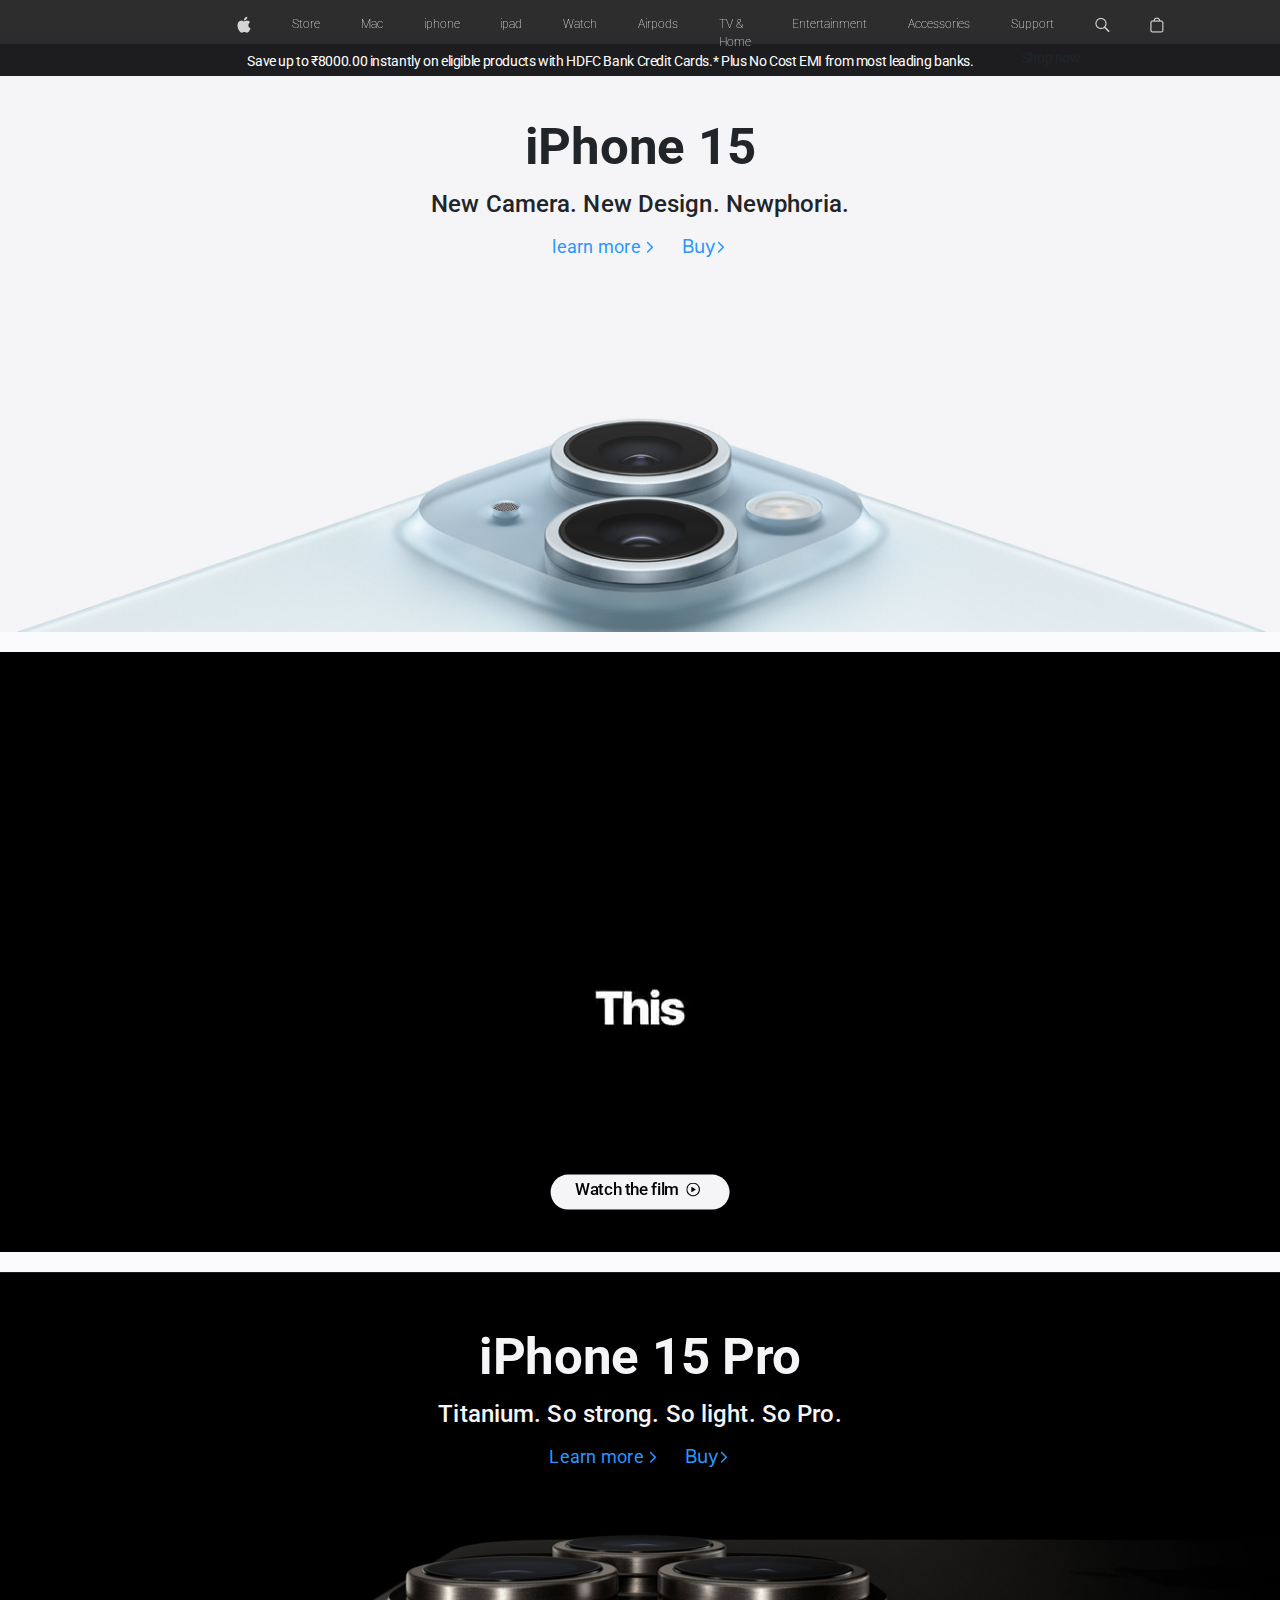
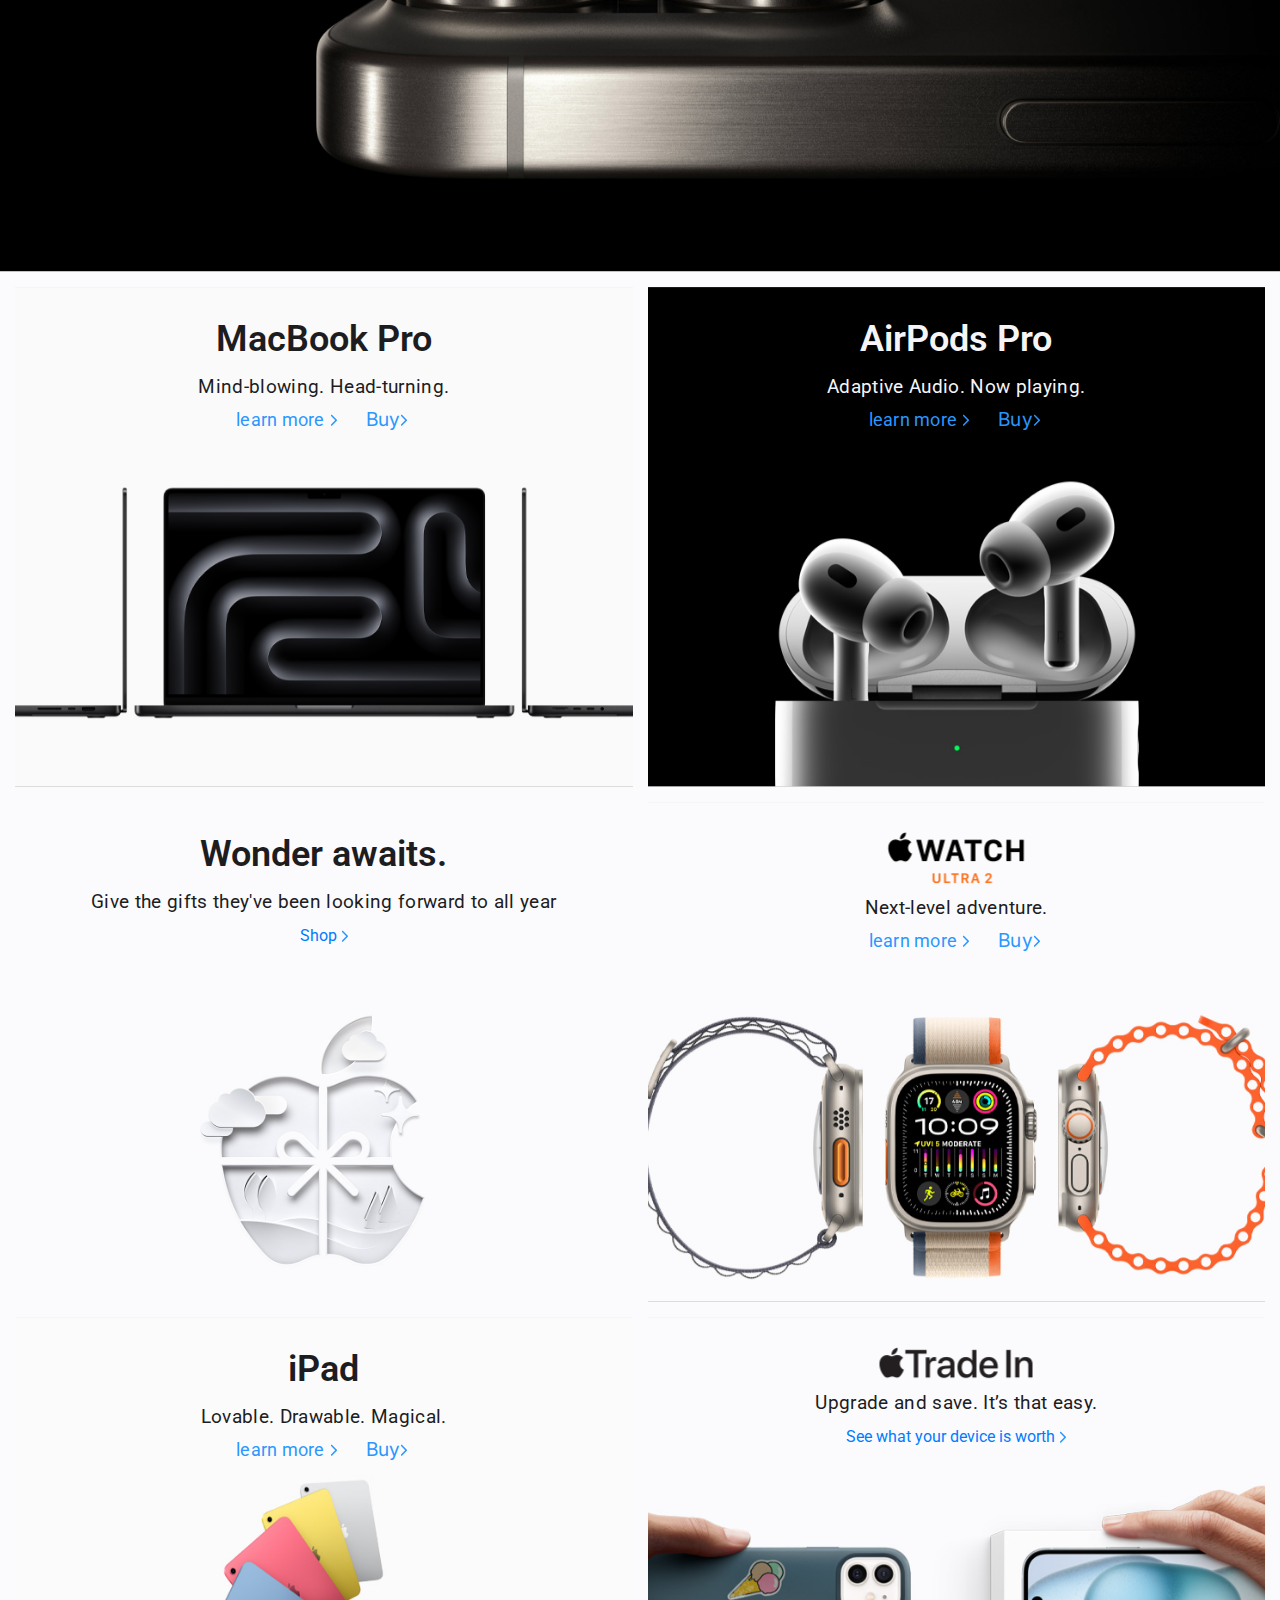
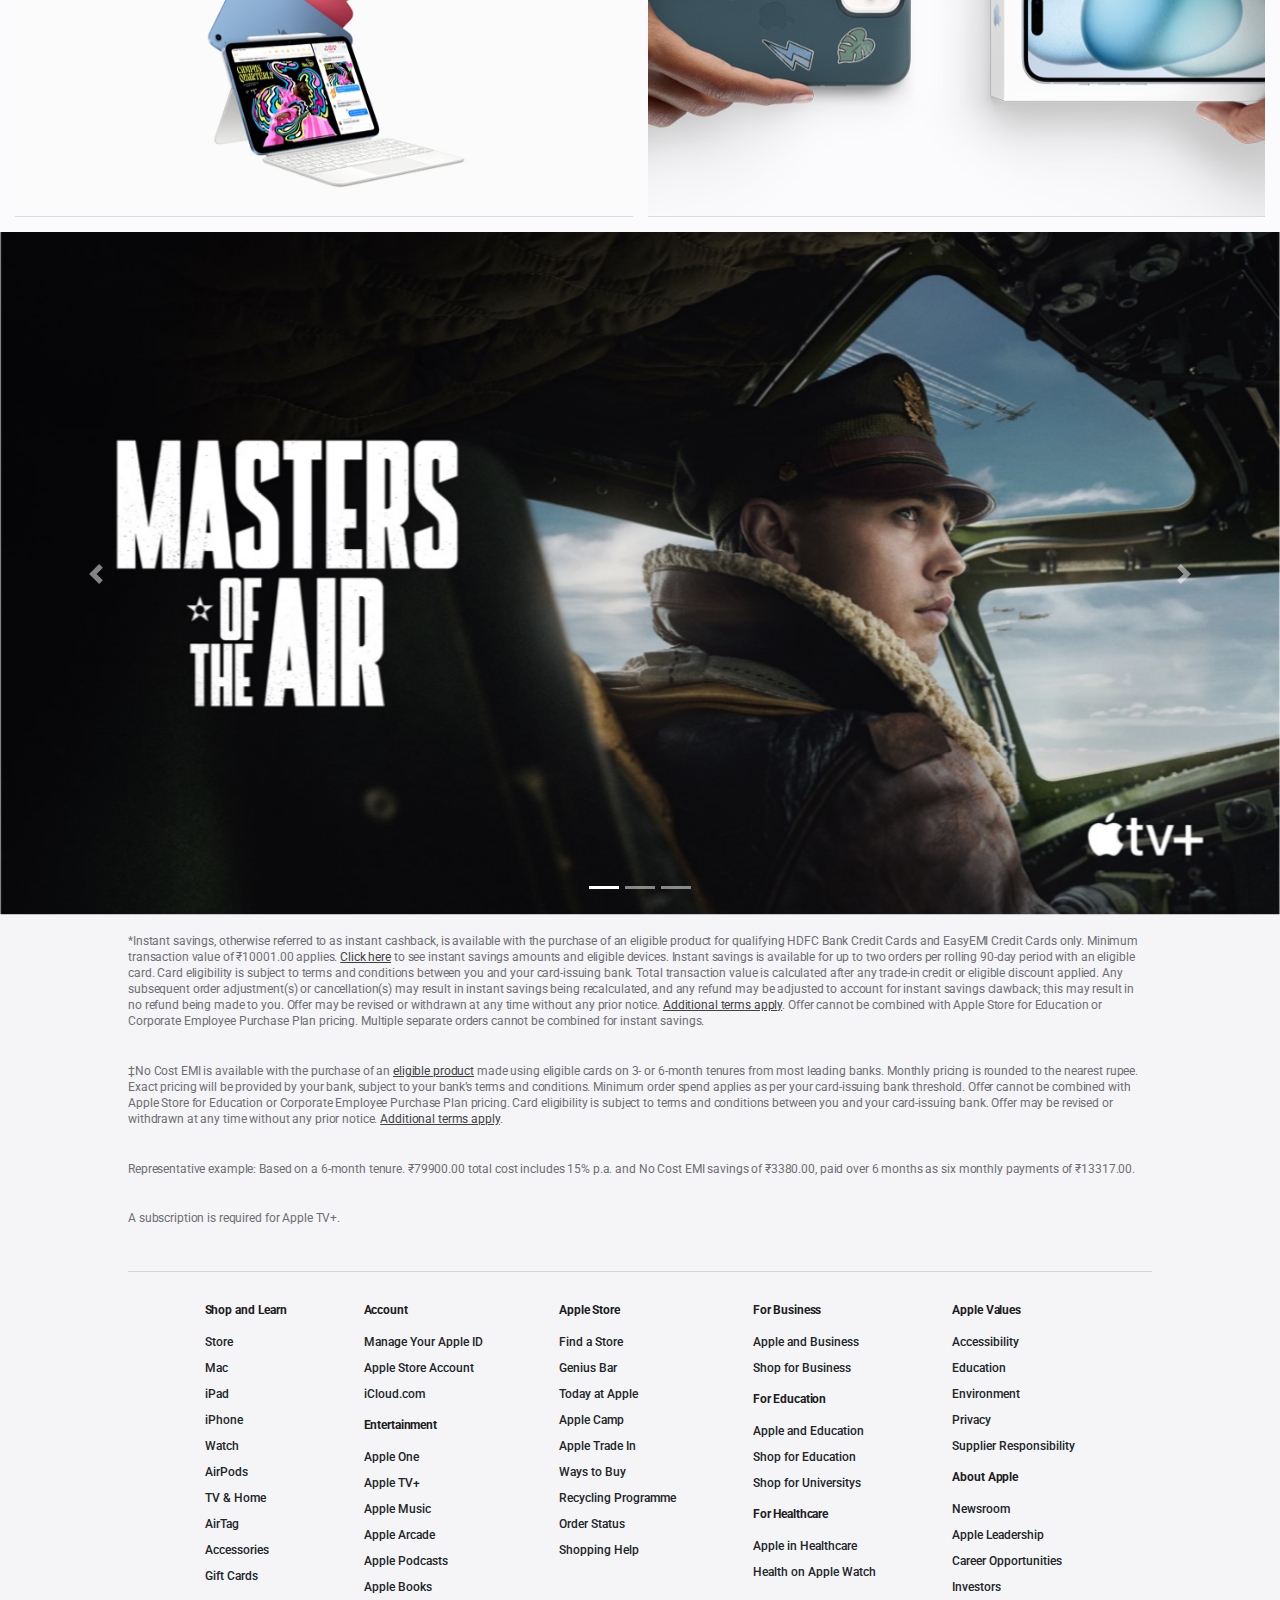
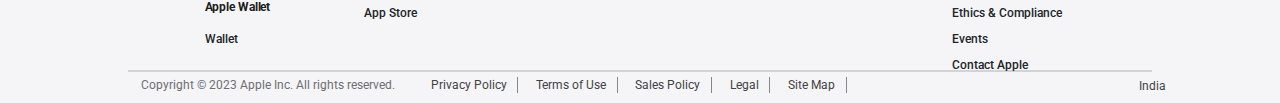
<file: Apple.html>
<!DOCTYPE html>
<html lang="en">
<head>
    <meta charset="UTF-8">
    <meta name="viewport" content="width=device-width, initial-scale=1.0">
    <title>Apple.com</title>
    <link rel="stylesheet" href="apple.css">
    <link rel="stylesheet" href="https://cdn.jsdelivr.net/npm/bootstrap@4.0.0/dist/css/bootstrap.min.css" integrity="sha384-Gn5384xqQ1aoWXA+058RXPxPg6fy4IWvTNh0E263XmFcJlSAwiGgFAW/dAiS6JXm" crossorigin="anonymous">
    <link rel="preconnect" href="https://fonts.googleapis.com">
    <link rel="preconnect" href="https://fonts.gstatic.com" crossorigin>
    <link href="https://fonts.googleapis.com/css2?family=Bebas+Neue&family=Inter:wght@200&family=Open+Sans:wght@300&family=Roboto:wght@100;300&display=swap" rel="stylesheet">
    <link rel="preconnect" href="https://fonts.googleapis.com">
    <link rel="preconnect" href="https://fonts.gstatic.com" crossorigin>
    <link href="https://fonts.googleapis.com/css2?family=Bebas+Neue&family=Inter:wght@200&family=Open+Sans&family=Roboto:wght@100;300&display=swap" rel="stylesheet">
    <link rel="preconnect" href="https://fonts.googleapis.com">
    <link rel="preconnect" href="https://fonts.gstatic.com" crossorigin>
    <link href="https://fonts.googleapis.com/css2?family=Bebas+Neue&family=Inter:wght@200&family=Roboto:wght@100;300&display=swap" rel="stylesheet">
    <link rel="preconnect" href="https://fonts.googleapis.com">
    <link rel="preconnect" href="https://fonts.gstatic.com" crossorigin>
    <link href="https://fonts.googleapis.com/css2?family=Bebas+Neue&family=Roboto:wght@100;300&display=swap" rel="stylesheet">
    <link rel="preconnect" href="https://fonts.googleapis.com">
    <link rel="preconnect" href="https://fonts.gstatic.com" crossorigin>
    <link href="https://fonts.googleapis.com/css2?family=Bebas+Neue&family=Roboto:wght@100&display=swap" rel="stylesheet">
    <link rel="stylesheet" href="https://cdnjs.cloudflare.com/ajax/libs/font-awesome/6.5.1/css/all.css" integrity="sha512-tx5+1LWHez1QiaXlAyDwzdBTfDjX07GMapQoFTS74wkcPMsI3So0KYmFe6EHZjI8+eSG0ljBlAQc3PQ5BTaZtQ==" crossorigin="anonymous" referrerpolicy="no-referrer" />
</head>
<body>
    <div class="wrapper">
        <header class="nav-bar">
            <div class="navcontent">
                <div class="nav-belt">
                  <div class="nav-logo">
                    <img src="Applelogo.png" alt="">
                  </div>
                  <div class="nav-cont">Store</div>
                  <div class="nav-cont">Mac</div>
                  <div class="nav-cont">iphone</div>
                  <div class="nav-cont">ipad</div>
                  <div class="nav-cont">Watch</div>
                  <div class="nav-cont">Airpods</div>
                  <div class="nav-cont">TV & Home</div>
                  <div class="nav-cont">Entertainment</div>
                  <div class="nav-cont">Accessories</div>
                  <div class="nav-cont">Support</div>
                  <div class="nav-search">
                    <img src="Applesearchlogo.png" alt="">
                  </div>
                  <div class="nav-shop">
                    <img src="Applelogoshop.png">
                  </div>
                  </div>
            </div>
            </div>
            
        </header>

        <div class="main">
            <div class="main-info">
                <div class="main-info-count">
                    <p class="m-5 ">Save up to ₹8000.00 instantly on eligible products with HDFC Bank Credit Cards.* Plus No Cost EMI from most leading banks.</p><a>  Shop now</a>
                </div>
            </div>
            <div class="section">
                <div class="sec-cont">
                    <div class="sec-cont-head">
                        <h1>iPhone 15</h1>
                        <p> New Camera. New Design. Newphoria.</p>
                    </div>
                    <div class="sec-cont-link">
                        <a class="lm" href="">learn more </a>
                        <svg width="11" height="30" viewBox="0 0 11 30" fill="none" xmlns="http://www.w3.org/2000/svg">
                            <g clip-path="url(#clip0_1_127)">
                            <path d="M1.59417 20.7218C1.38085 20.7218 1.19849 20.6478 1.0471 20.4999C0.895704 20.3519 0.820007 20.1713 0.820007 19.958C0.820007 19.7446 0.899144 19.5588 1.05742 19.4006L5.2276 15.2407L1.05742 11.0808C0.899144 10.9226 0.820007 10.7368 0.820007 10.5234C0.820007 10.3101 0.895704 10.1295 1.0471 9.98153C1.19849 9.83358 1.38085 9.7596 1.59417 9.7596C1.79374 9.7596 1.97266 9.83186 2.13093 9.97637L6.83786 14.6627C7.00302 14.8141 7.0856 15.0067 7.0856 15.2407C7.0856 15.4609 7.00302 15.6536 6.83786 15.8187L2.13093 20.505C1.98642 20.6495 1.8075 20.7218 1.59417 20.7218Z" fill="#2997FF"/>
                            </g>
                            <defs>
                            <clipPath id="clip0_1_127">
                            <rect width="9.51" height="29" fill="white" transform="matrix(1 0 0 -1 0.820007 29.7201)"/>
                            </clipPath>
                            </defs>
                        </svg>                                                        
                        <a class="buy" href="">Buy </a>
                        <svg width="11" height="30" viewBox="0 0 11 30" fill="none" xmlns="http://www.w3.org/2000/svg">
                            <g clip-path="url(#clip0_1_127)">
                            <path d="M1.59417 20.7218C1.38085 20.7218 1.19849 20.6478 1.0471 20.4999C0.895704 20.3519 0.820007 20.1713 0.820007 19.958C0.820007 19.7446 0.899144 19.5588 1.05742 19.4006L5.2276 15.2407L1.05742 11.0808C0.899144 10.9226 0.820007 10.7368 0.820007 10.5234C0.820007 10.3101 0.895704 10.1295 1.0471 9.98153C1.19849 9.83358 1.38085 9.7596 1.59417 9.7596C1.79374 9.7596 1.97266 9.83186 2.13093 9.97637L6.83786 14.6627C7.00302 14.8141 7.0856 15.0067 7.0856 15.2407C7.0856 15.4609 7.00302 15.6536 6.83786 15.8187L2.13093 20.505C1.98642 20.6495 1.8075 20.7218 1.59417 20.7218Z" fill="#2997FF"/>
                            </g>
                            <defs>
                            <clipPath id="clip0_1_127">
                            <rect width="9.51" height="29" fill="white" transform="matrix(1 0 0 -1 0.820007 29.7201)"/>
                            </clipPath>
                            </defs>
                        </svg>                           
                    </div>
                </div>
            </div>
            <div class="section2">
                <video autoplay muted loop plays-inline id="BGVideo">
                    <source src="apple vid.mp4" type="video/mp4">
                </video> 
                <div class="sec2-overlay p-1 ">
                    <p class="text-center"> Watch the film</p>
                    <svg xmlns="http://www.w3.org/2000/svg" width="21" height="21" viewBox="0 0 21 21" fill="none">
                        <g clip-path="url(#clip0_1_157)">
                          <path d="M9.34125 16.9323C8.57436 16.9323 7.83368 16.8316 7.11921 16.6302C6.40474 16.4289 5.73302 16.142 5.10407 15.7696C4.47511 15.3972 3.90409 14.9544 3.39099 14.4413C2.87789 13.9282 2.43514 13.3572 2.06273 12.7282C1.69033 12.0993 1.40343 11.4276 1.20206 10.7131C1.00068 9.99862 0.899994 9.25795 0.899994 8.49106C0.899994 7.71866 1.00068 6.9766 1.20206 6.26489C1.40343 5.55317 1.68895 4.88284 2.0586 4.25388C2.42825 3.62493 2.86962 3.0539 3.38271 2.5408C3.89581 2.02771 4.46684 1.58496 5.09579 1.21255C5.72475 0.840141 6.39646 0.553249 7.11093 0.351873C7.82541 0.150497 8.56608 0.0498085 9.33297 0.0498085C10.1054 0.0498085 10.8488 0.150497 11.5633 0.351873C12.2778 0.553249 12.9481 0.840141 13.5743 1.21255C14.2005 1.58496 14.7715 2.02771 15.2874 2.5408C15.8032 3.0539 16.2473 3.62493 16.6198 4.25388C16.9922 4.88284 17.2791 5.55317 17.4804 6.26489C17.6818 6.9766 17.7825 7.71866 17.7825 8.49106C17.7825 9.25795 17.6818 9.99862 17.4804 10.7131C17.2791 11.4276 16.9922 12.0993 16.6198 12.7282C16.2473 13.3572 15.8046 13.9282 15.2915 14.4413C14.7784 14.9544 14.2074 15.3972 13.5784 15.7696C12.9495 16.142 12.2791 16.4289 11.5674 16.6302C10.8557 16.8316 10.1136 16.9323 9.34125 16.9323ZM9.34125 15.5254C10.1247 15.5254 10.8681 15.4082 11.5716 15.1737C12.275 14.9392 12.9191 14.6068 13.5039 14.1765C14.0888 13.7462 14.5963 13.2386 15.0267 12.6538C15.457 12.0689 15.7894 11.4248 16.0239 10.7214C16.2584 10.0179 16.3756 9.2745 16.3756 8.49106C16.3756 7.70762 16.257 6.96419 16.0198 6.26075C15.7825 5.55731 15.4487 4.91318 15.0184 4.32836C14.5881 3.74355 14.0805 3.23597 13.4957 2.80563C12.9108 2.37529 12.2667 2.04288 11.5633 1.8084C10.8598 1.57392 10.1164 1.45668 9.33297 1.45668C8.54953 1.45668 7.80748 1.57392 7.1068 1.8084C6.40612 2.04288 5.76337 2.37529 5.17855 2.80563C4.59373 3.23597 4.08753 3.74355 3.65995 4.32836C3.23237 4.91318 2.90134 5.55731 2.66686 6.26075C2.43238 6.96419 2.31514 7.70762 2.31514 8.49106C2.31514 9.2745 2.43238 10.0179 2.66686 10.7214C2.90134 11.4248 3.23237 12.0689 3.65995 12.6538C4.08753 13.2386 4.59373 13.7462 5.17855 14.1765C5.76337 14.6068 6.4075 14.9392 7.11093 15.1737C7.81437 15.4082 8.55781 15.5254 9.34125 15.5254ZM7.88472 11.5365C7.76334 11.6083 7.64334 11.64 7.52472 11.6317C7.4061 11.6234 7.30679 11.5807 7.22679 11.5034C7.1468 11.4262 7.1068 11.3269 7.1068 11.2055V5.78489C7.1068 5.658 7.14818 5.55869 7.23093 5.48697C7.31369 5.41525 7.41576 5.37525 7.53714 5.36697C7.65851 5.35869 7.77437 5.38766 7.88472 5.45387L12.3205 8.07727C12.4253 8.13796 12.4957 8.2221 12.5315 8.32968C12.5674 8.43727 12.5688 8.54485 12.5357 8.65244C12.5026 8.76002 12.4309 8.84692 12.3205 8.91312L7.88472 11.5365Z" fill="black"/>
                        </g>
                        <defs>
                          <clipPath id="clip0_1_157">
                            <rect width="19.52" height="20" fill="white" transform="matrix(1 0 0 -1 0.899994 20.08)"/>
                          </clipPath>
                        </defs>
                    </svg>
                </div>
                    
            </div>
             <div class="section3">
                <div class="sec-cont3">
                    <div class="sec-cont-head">
                        <h1 class="sec3-h">iPhone 15 Pro</h1>
                        <p class="sec3-p">Titanium. So strong. So light. So Pro.</p>
                    </div>
                    <div class="sec-cont-link">
                        <a class="lm" href="">Learn more </a>
                        <svg width="11" height="30" viewBox="0 0 11 30" fill="none" xmlns="http://www.w3.org/2000/svg">
                            <g clip-path="url(#clip0_1_127)">
                            <path d="M1.59417 20.7218C1.38085 20.7218 1.19849 20.6478 1.0471 20.4999C0.895704 20.3519 0.820007 20.1713 0.820007 19.958C0.820007 19.7446 0.899144 19.5588 1.05742 19.4006L5.2276 15.2407L1.05742 11.0808C0.899144 10.9226 0.820007 10.7368 0.820007 10.5234C0.820007 10.3101 0.895704 10.1295 1.0471 9.98153C1.19849 9.83358 1.38085 9.7596 1.59417 9.7596C1.79374 9.7596 1.97266 9.83186 2.13093 9.97637L6.83786 14.6627C7.00302 14.8141 7.0856 15.0067 7.0856 15.2407C7.0856 15.4609 7.00302 15.6536 6.83786 15.8187L2.13093 20.505C1.98642 20.6495 1.8075 20.7218 1.59417 20.7218Z" fill="#2997FF"/>
                            </g>
                            <defs>
                            <clipPath id="clip0_1_127">
                            <rect width="9.51" height="29" fill="white" transform="matrix(1 0 0 -1 0.820007 29.7201)"/>
                            </clipPath>
                            </defs>
                        </svg>                            
                        <a class="buy" href="">Buy </a>
                        <svg width="11" height="30" viewBox="0 0 11 30" fill="none" xmlns="http://www.w3.org/2000/svg">
                            <g clip-path="url(#clip0_1_127)">
                            <path d="M1.59417 20.7218C1.38085 20.7218 1.19849 20.6478 1.0471 20.4999C0.895704 20.3519 0.820007 20.1713 0.820007 19.958C0.820007 19.7446 0.899144 19.5588 1.05742 19.4006L5.2276 15.2407L1.05742 11.0808C0.899144 10.9226 0.820007 10.7368 0.820007 10.5234C0.820007 10.3101 0.895704 10.1295 1.0471 9.98153C1.19849 9.83358 1.38085 9.7596 1.59417 9.7596C1.79374 9.7596 1.97266 9.83186 2.13093 9.97637L6.83786 14.6627C7.00302 14.8141 7.0856 15.0067 7.0856 15.2407C7.0856 15.4609 7.00302 15.6536 6.83786 15.8187L2.13093 20.505C1.98642 20.6495 1.8075 20.7218 1.59417 20.7218Z" fill="#2997FF"/>
                            </g>
                            <defs>
                            <clipPath id="clip0_1_127">
                            <rect width="9.51" height="29" fill="white" transform="matrix(1 0 0 -1 0.820007 29.7201)"/>
                            </clipPath>
                            </defs>
                        </svg>                            
                    </div>
                </div>
            </div>
            <div class="section4">
                <div class="box" style="background-image: url('Appleassest5.png');">
                    <div class="box-cont">
                        <h1>MacBook Pro</h1>
                        <p>Mind-blowing. Head-turning.</p>
                        <div class="sec-cont-link">
                            <a class="lm"href="" >learn more </a>
                            <svg width="11" height="30" viewBox="0 0 11 30" fill="none" xmlns="http://www.w3.org/2000/svg">
                                <g clip-path="url(#clip0_1_127)">
                                <path d="M1.59417 20.7218C1.38085 20.7218 1.19849 20.6478 1.0471 20.4999C0.895704 20.3519 0.820007 20.1713 0.820007 19.958C0.820007 19.7446 0.899144 19.5588 1.05742 19.4006L5.2276 15.2407L1.05742 11.0808C0.899144 10.9226 0.820007 10.7368 0.820007 10.5234C0.820007 10.3101 0.895704 10.1295 1.0471 9.98153C1.19849 9.83358 1.38085 9.7596 1.59417 9.7596C1.79374 9.7596 1.97266 9.83186 2.13093 9.97637L6.83786 14.6627C7.00302 14.8141 7.0856 15.0067 7.0856 15.2407C7.0856 15.4609 7.00302 15.6536 6.83786 15.8187L2.13093 20.505C1.98642 20.6495 1.8075 20.7218 1.59417 20.7218Z" fill="#2997FF"/>
                                </g>
                                <defs>
                                <clipPath id="clip0_1_127">
                                <rect width="9.51" height="29" fill="white" transform="matrix(1 0 0 -1 0.820007 29.7201)"/>
                                </clipPath>
                                </defs>
                            </svg>
                                
                            <a class="buy" href="">Buy </a>
                            <svg width="11" height="30" viewBox="0 0 11 30" fill="none" xmlns="http://www.w3.org/2000/svg">
                                <g clip-path="url(#clip0_1_127)">
                                <path d="M1.59417 20.7218C1.38085 20.7218 1.19849 20.6478 1.0471 20.4999C0.895704 20.3519 0.820007 20.1713 0.820007 19.958C0.820007 19.7446 0.899144 19.5588 1.05742 19.4006L5.2276 15.2407L1.05742 11.0808C0.899144 10.9226 0.820007 10.7368 0.820007 10.5234C0.820007 10.3101 0.895704 10.1295 1.0471 9.98153C1.19849 9.83358 1.38085 9.7596 1.59417 9.7596C1.79374 9.7596 1.97266 9.83186 2.13093 9.97637L6.83786 14.6627C7.00302 14.8141 7.0856 15.0067 7.0856 15.2407C7.0856 15.4609 7.00302 15.6536 6.83786 15.8187L2.13093 20.505C1.98642 20.6495 1.8075 20.7218 1.59417 20.7218Z" fill="#2997FF"/>
                                </g>
                                <defs>
                                <clipPath id="clip0_1_127">
                                <rect width="9.51" height="29" fill="white" transform="matrix(1 0 0 -1 0.820007 29.7201)"/>
                                </clipPath>
                                </defs>
                            </svg>
                                
                        </div>
                    </div>
                </div>
                <div class="box" style="background-image: url('Appleassest6.png');">
                    <div class="box-cont">
                        <h1 class="boxh1" style="color: #F5F5F7;" >AirPods Pro</h1>
                        <p class="boxp" style="color: #F5F5F7;" >Adaptive Audio. Now playing.</p>
                        <div class="sec-cont-link">
                            <a class="lm" href="">learn more </a>
                            <svg width="11" height="30" viewBox="0 0 11 30" fill="none" xmlns="http://www.w3.org/2000/svg">
                                <g clip-path="url(#clip0_1_127)">
                                <path d="M1.59417 20.7218C1.38085 20.7218 1.19849 20.6478 1.0471 20.4999C0.895704 20.3519 0.820007 20.1713 0.820007 19.958C0.820007 19.7446 0.899144 19.5588 1.05742 19.4006L5.2276 15.2407L1.05742 11.0808C0.899144 10.9226 0.820007 10.7368 0.820007 10.5234C0.820007 10.3101 0.895704 10.1295 1.0471 9.98153C1.19849 9.83358 1.38085 9.7596 1.59417 9.7596C1.79374 9.7596 1.97266 9.83186 2.13093 9.97637L6.83786 14.6627C7.00302 14.8141 7.0856 15.0067 7.0856 15.2407C7.0856 15.4609 7.00302 15.6536 6.83786 15.8187L2.13093 20.505C1.98642 20.6495 1.8075 20.7218 1.59417 20.7218Z" fill="#2997FF"/>
                                </g>
                                <defs>
                                <clipPath id="clip0_1_127">
                                <rect width="9.51" height="29" fill="white" transform="matrix(1 0 0 -1 0.820007 29.7201)"/>
                                </clipPath>
                                </defs>
                            </svg>
                                
                            <a class="buy" href="">Buy </a>
                            <svg width="11" height="30" viewBox="0 0 11 30" fill="none" xmlns="http://www.w3.org/2000/svg">
                                <g clip-path="url(#clip0_1_127)">
                                <path d="M1.59417 20.7218C1.38085 20.7218 1.19849 20.6478 1.0471 20.4999C0.895704 20.3519 0.820007 20.1713 0.820007 19.958C0.820007 19.7446 0.899144 19.5588 1.05742 19.4006L5.2276 15.2407L1.05742 11.0808C0.899144 10.9226 0.820007 10.7368 0.820007 10.5234C0.820007 10.3101 0.895704 10.1295 1.0471 9.98153C1.19849 9.83358 1.38085 9.7596 1.59417 9.7596C1.79374 9.7596 1.97266 9.83186 2.13093 9.97637L6.83786 14.6627C7.00302 14.8141 7.0856 15.0067 7.0856 15.2407C7.0856 15.4609 7.00302 15.6536 6.83786 15.8187L2.13093 20.505C1.98642 20.6495 1.8075 20.7218 1.59417 20.7218Z" fill="#2997FF"/>
                                </g>
                                <defs>
                                <clipPath id="clip0_1_127">
                                <rect width="9.51" height="29" fill="white" transform="matrix(1 0 0 -1 0.820007 29.7201)"/>
                                </clipPath>
                                </defs>
                            </svg>
                        </div>
                    </div>
                </div>
                <div class="box" style="background-image: url('holiday_2023_promo__dirvdl6a3r2a_small_2x.jpg');">
                    <div class="box-cont">
                        <h1>Wonder awaits.</h1>
                        <p >Give the gifts they've been looking forward to all year</p>
                        <div class="sec-cont-shop">
                            <a class="shop p-1" href="">Shop </a>
                            <svg width="11" height="30" viewBox="0 0 11 30" fill="none" xmlns="http://www.w3.org/2000/svg">
                                <g clip-path="url(#clip0_1_127)">
                                <path d="M1.59417 20.7218C1.38085 20.7218 1.19849 20.6478 1.0471 20.4999C0.895704 20.3519 0.820007 20.1713 0.820007 19.958C0.820007 19.7446 0.899144 19.5588 1.05742 19.4006L5.2276 15.2407L1.05742 11.0808C0.899144 10.9226 0.820007 10.7368 0.820007 10.5234C0.820007 10.3101 0.895704 10.1295 1.0471 9.98153C1.19849 9.83358 1.38085 9.7596 1.59417 9.7596C1.79374 9.7596 1.97266 9.83186 2.13093 9.97637L6.83786 14.6627C7.00302 14.8141 7.0856 15.0067 7.0856 15.2407C7.0856 15.4609 7.00302 15.6536 6.83786 15.8187L2.13093 20.505C1.98642 20.6495 1.8075 20.7218 1.59417 20.7218Z" fill="#2997FF"/>
                                </g>
                                <defs>
                                <clipPath id="clip0_1_127">
                                <rect width="9.51" height="29" fill="white" transform="matrix(1 0 0 -1 0.820007 29.7201)"/>
                                </clipPath>
                                </defs>
                            </svg>
                        </div>
                    </div>
                </div>
                <div class="box" style="background-image: url('Appleassest3.png');">
                    <div class="box-cont">
                        <img src="Applewatchlogo.png">
                        <p >Next-level adventure.</p>
                        <div class="sec-cont-link">
                            <a class="lm" href="">learn more </a>
                            <svg width="11" height="30" viewBox="0 0 11 30" fill="none" xmlns="http://www.w3.org/2000/svg">
                                <g clip-path="url(#clip0_1_127)">
                                <path d="M1.59417 20.7218C1.38085 20.7218 1.19849 20.6478 1.0471 20.4999C0.895704 20.3519 0.820007 20.1713 0.820007 19.958C0.820007 19.7446 0.899144 19.5588 1.05742 19.4006L5.2276 15.2407L1.05742 11.0808C0.899144 10.9226 0.820007 10.7368 0.820007 10.5234C0.820007 10.3101 0.895704 10.1295 1.0471 9.98153C1.19849 9.83358 1.38085 9.7596 1.59417 9.7596C1.79374 9.7596 1.97266 9.83186 2.13093 9.97637L6.83786 14.6627C7.00302 14.8141 7.0856 15.0067 7.0856 15.2407C7.0856 15.4609 7.00302 15.6536 6.83786 15.8187L2.13093 20.505C1.98642 20.6495 1.8075 20.7218 1.59417 20.7218Z" fill="#2997FF"/>
                                </g>
                                <defs>
                                <clipPath id="clip0_1_127">
                                <rect width="9.51" height="29" fill="white" transform="matrix(1 0 0 -1 0.820007 29.7201)"/>
                                </clipPath>
                                </defs>
                            </svg>
                            <a class="buy" href="">Buy </a>
                            <svg width="11" height="30" viewBox="0 0 11 30" fill="none" xmlns="http://www.w3.org/2000/svg">
                                <g clip-path="url(#clip0_1_127)">
                                <path d="M1.59417 20.7218C1.38085 20.7218 1.19849 20.6478 1.0471 20.4999C0.895704 20.3519 0.820007 20.1713 0.820007 19.958C0.820007 19.7446 0.899144 19.5588 1.05742 19.4006L5.2276 15.2407L1.05742 11.0808C0.899144 10.9226 0.820007 10.7368 0.820007 10.5234C0.820007 10.3101 0.895704 10.1295 1.0471 9.98153C1.19849 9.83358 1.38085 9.7596 1.59417 9.7596C1.79374 9.7596 1.97266 9.83186 2.13093 9.97637L6.83786 14.6627C7.00302 14.8141 7.0856 15.0067 7.0856 15.2407C7.0856 15.4609 7.00302 15.6536 6.83786 15.8187L2.13093 20.505C1.98642 20.6495 1.8075 20.7218 1.59417 20.7218Z" fill="#2997FF"/>
                                </g>
                                <defs>
                                <clipPath id="clip0_1_127">
                                <rect width="9.51" height="29" fill="white" transform="matrix(1 0 0 -1 0.820007 29.7201)"/>
                                </clipPath>
                                </defs>
                            </svg>
                        </div>
                    </div>
                </div>
                <div class="box" style="background-image: url('Appleassest2.png');">
                    <div class="box-cont">
                        <h1>iPad</h1>
                        <p >Lovable. Drawable. Magical.</p>
                        <div class="sec-cont-link">
                            <a class="lm" href="">learn more </a>
                            <svg width="11" height="30" viewBox="0 0 11 30" fill="none" xmlns="http://www.w3.org/2000/svg">
                                <g clip-path="url(#clip0_1_127)">
                                <path d="M1.59417 20.7218C1.38085 20.7218 1.19849 20.6478 1.0471 20.4999C0.895704 20.3519 0.820007 20.1713 0.820007 19.958C0.820007 19.7446 0.899144 19.5588 1.05742 19.4006L5.2276 15.2407L1.05742 11.0808C0.899144 10.9226 0.820007 10.7368 0.820007 10.5234C0.820007 10.3101 0.895704 10.1295 1.0471 9.98153C1.19849 9.83358 1.38085 9.7596 1.59417 9.7596C1.79374 9.7596 1.97266 9.83186 2.13093 9.97637L6.83786 14.6627C7.00302 14.8141 7.0856 15.0067 7.0856 15.2407C7.0856 15.4609 7.00302 15.6536 6.83786 15.8187L2.13093 20.505C1.98642 20.6495 1.8075 20.7218 1.59417 20.7218Z" fill="#2997FF"/>
                                </g>
                                <defs>
                                <clipPath id="clip0_1_127">
                                <rect width="9.51" height="29" fill="white" transform="matrix(1 0 0 -1 0.820007 29.7201)"/>
                                </clipPath>
                                </defs>
                            </svg>
                            <a class="buy" href="">Buy </a>
                            <svg width="11" height="30" viewBox="0 0 11 30" fill="none" xmlns="http://www.w3.org/2000/svg">
                                <g clip-path="url(#clip0_1_127)">
                                <path d="M1.59417 20.7218C1.38085 20.7218 1.19849 20.6478 1.0471 20.4999C0.895704 20.3519 0.820007 20.1713 0.820007 19.958C0.820007 19.7446 0.899144 19.5588 1.05742 19.4006L5.2276 15.2407L1.05742 11.0808C0.899144 10.9226 0.820007 10.7368 0.820007 10.5234C0.820007 10.3101 0.895704 10.1295 1.0471 9.98153C1.19849 9.83358 1.38085 9.7596 1.59417 9.7596C1.79374 9.7596 1.97266 9.83186 2.13093 9.97637L6.83786 14.6627C7.00302 14.8141 7.0856 15.0067 7.0856 15.2407C7.0856 15.4609 7.00302 15.6536 6.83786 15.8187L2.13093 20.505C1.98642 20.6495 1.8075 20.7218 1.59417 20.7218Z" fill="#2997FF"/>
                                </g>
                                <defs>
                                <clipPath id="clip0_1_127">
                                <rect width="9.51" height="29" fill="white" transform="matrix(1 0 0 -1 0.820007 29.7201)"/>
                                </clipPath>
                                </defs>
                            </svg>
                        </div>
                    </div>
                </div>
                <div class="box" style="background-image: url('Appleassest1.png');">
                    <div class="box-cont">
                        <img src="Appletradelogo.png">
                        <p >Upgrade and save. It’s that easy.</p>
                        <div class="sec-cont-shop">
                            <a class="shop p-1" href="">See what your device is worth </a>
                            <svg width="11" height="30" viewBox="0 0 11 30" fill="none" xmlns="http://www.w3.org/2000/svg">
                                <g clip-path="url(#clip0_1_127)">
                                <path d="M1.59417 20.7218C1.38085 20.7218 1.19849 20.6478 1.0471 20.4999C0.895704 20.3519 0.820007 20.1713 0.820007 19.958C0.820007 19.7446 0.899144 19.5588 1.05742 19.4006L5.2276 15.2407L1.05742 11.0808C0.899144 10.9226 0.820007 10.7368 0.820007 10.5234C0.820007 10.3101 0.895704 10.1295 1.0471 9.98153C1.19849 9.83358 1.38085 9.7596 1.59417 9.7596C1.79374 9.7596 1.97266 9.83186 2.13093 9.97637L6.83786 14.6627C7.00302 14.8141 7.0856 15.0067 7.0856 15.2407C7.0856 15.4609 7.00302 15.6536 6.83786 15.8187L2.13093 20.505C1.98642 20.6495 1.8075 20.7218 1.59417 20.7218Z" fill="#2997FF"/>
                                </g>
                                <defs>
                                <clipPath id="clip0_1_127">
                                <rect width="9.51" height="29" fill="white" transform="matrix(1 0 0 -1 0.820007 29.7201)"/>
                                </clipPath>
                                </defs>
                            </svg>
                        </div>
                    </div>
                </div>
            </div>
            
            </div>
            <div class="section7">
                <div id="carouselExampleIndicators" class="carousel slide" data-ride="carousel">
                    <ol class="carousel-indicators">
                        <li data-target="#carouselExampleIndicators" data-slide-to="0" class="active"></li>
                        <li data-target="#carouselExampleIndicators" data-slide-to="1"></li>
                        <li data-target="#carouselExampleIndicators" data-slide-to="2"></li>
                    </ol>
                    <div class="carousel-inner">
                        <div class="carousel-item active">
                        <img class="d-block w-100 .active " src="link.png" alt="First slide" >
                        </div>
                        <div class="carousel-item">
                        <img class="d-block w-100" src="Link (1).jpeg" alt="Second slide">
                        </div>
                        <div class="carousel-item">
                        <img class="d-block w-100" src="Link (2).jpeg" alt="Third slide">
                        </div>
                    </div>
                    <a class="carousel-control-prev" href="#carouselExampleIndicators" role="button" data-slide="prev">
                        <span class="carousel-control-prev-icon" aria-hidden="true"></span>
                        <span class="sr-only">Previous</span>
                    </a>
                    <a class="carousel-control-next" href="#carouselExampleIndicators" role="button" data-slide="next">
                        <span class="carousel-control-next-icon" aria-hidden="true"></span>
                        <span class="sr-only">Next</span>
                    </a>
                </div>
            </div>
        </div> 

        <footer class="footer">
            <div class="footer-all">
                <div class="foot-cont-1">
                    <p class="p1">*Instant savings, otherwise referred to as instant cashback, is available with the purchase of an eligible product for qualifying HDFC Bank Credit Cards and EasyEMI Credit Cards
                        only. Minimum transaction value of ₹10001.00 applies. <a href="" >Click here</a> to see instant savings amounts and eligible devices. Instant savings is available for up to two orders per rolling
                        90-day period with an eligible card. Card eligibility is subject to terms and conditions between you and your card-issuing bank. Total transaction value is calculated after any
                        trade-in credit or eligible discount applied. Any subsequent order adjustment(s) or cancellation(s) may result in instant savings being recalculated, and any refund may be
                        adjusted to account for instant savings clawback; this may result in no refund being made to you. Offer may be revised or withdrawn at any time without any prior notice.
                        <a href="">Additional terms apply</a>. Offer cannot be combined with Apple Store for Education or Corporate Employee Purchase Plan pricing. Multiple separate orders cannot be combined
                        for instant savings.</p>
                    <p class="p2">‡No Cost EMI is available with the purchase of an <a href="">eligible product</a> made using eligible cards on 3- or 6-month tenures from most leading banks. Monthly pricing is rounded to
                        the nearest rupee. Exact pricing will be provided by your bank, subject to your bank’s terms and conditions. Minimum order spend applies as per your card-issuing bank
                        threshold. Offer cannot be combined with Apple Store for Education or Corporate Employee Purchase Plan pricing. Card eligibility is subject to terms and conditions between
                        you and your card-issuing bank. Offer may be revised or withdrawn at any time without any prior notice. <a href="">Additional terms apply</a>.
                    </p>
                    <p class="p3">Representative example: Based on a 6-month tenure. ₹79900.00 total cost includes 15% p.a. and No Cost EMI savings of ₹3380.00, paid over 6 months as six monthly
                        payments of ₹13317.00.
                    </p>
                    <p  class="p4">A subscription is required for Apple TV+.</p>
                </div>
    
                <div class="foot-count-2">
                    <ul>
                        <p>Shop and Learn</p> 
                        <a>Store</a>
                        <a>Mac</a>
                        <a>iPad</a>
                        <a>iPhone</a>
                        <a>Watch</a>
                        <a>AirPods</a>
                        <a>TV & Home</a>
                        <a>AirTag</a>
                        <a>Accessories</a>
                        <a>Gift Cards</a>
                        <p>Apple Wallet</p>
                        <a>Wallet</a>
                     </ul>
                     <ul>
                         <p>Account</p> 
                         <a>Manage Your Apple ID</a>
                         <a>Apple Store Account</a>
                         <a>iCloud.com</a>
                         <p>Entertainment</p>
                         <a>Apple One</a>
                         <a>Apple TV+</a>
                         <a>Apple Music</a>
                         <a>Apple Arcade</a>
                         <a>Apple Podcasts</a>
                         <a>Apple Books</a>
                         <a>App Store</a>
                     </ul>
                     <ul>
                         <p>Apple Store</p> 
                         <a>Find a Store</a>
                         <a>Genius Bar</a>
                         <a>Today at Apple</a>
                         <a>Apple Camp</a>
                         <a>Apple Trade In</a>
                         <a>Ways to Buy</a>
                         <a>Recycling Programme</a>
                         <a>Order Status</a>
                         <a>Shopping Help</a>
                     </ul>
                     <ul>
                         <p>For Business</p> 
                         <a>Apple and Business</a>
                         <a>Shop for Business</a>
                         <p>For Education</p>
                         <a>Apple and Education</a>
                         <a>Shop for Education</a>
                         <a>Shop for Universitys</a>
                         <p>For Healthcare</p>
                         <a>Apple in Healthcare</a>
                         <a>Health on Apple Watch</a>
                     </ul>
                     <ul>
                        <p>Apple Values</p>
                        <a>Accessibility</a>
                        <a>Education</a>
                        <a>Environment</a>
                        <a>Privacy</a>
                        <a>Supplier Responsibility</a>
                        <p>About Apple</p>
                        <a>Newsroom</a>
                        <a>Apple Leadership</a>
                        <a>Career Opportunities</a>
                        <a>Investors</a>
                        <a>Ethics & Compliance</a>
                        <a>Events</a>
                        <a>Contact Apple</a>
                     </ul>
    
                </div>
    
                <div class="foot-count-3">
                        <div class="copyright-foot">
                            Copyright © 2023 Apple Inc. All rights reserved.
                        </div>
                        <div class="foot-3">
                           Privacy Policy
                        </div>
                        <div class="foot-3">
                            Terms of Use
                        </div>
                        <div class="foot-3">
                            Sales Policy
                        </div>
                        <div class="foot-3">
                            Legal
                        </div>
                        <div class="foot-3">
                            Site Map
                        </div>
                        <div class="india">
                            India
                        </div>
                </div>
    
    

            </div>
            

        </footer> 


    </div>
    <script src="https://code.jquery.com/jquery-3.2.1.slim.min.js" integrity="sha384-KJ3o2DKtIkvYIK3UENzmM7KCkRr/rE9/Qpg6aAZGJwFDMVNA/GpGFF93hXpG5KkN" crossorigin="anonymous"></script>
    <script src="https://cdn.jsdelivr.net/npm/popper.js@1.12.9/dist/umd/popper.min.js" integrity="sha384-ApNbgh9B+Y1QKtv3Rn7W3mgPxhU9K/ScQsAP7hUibX39j7fakFPskvXusvfa0b4Q" crossorigin="anonymous"></script>
    <script src="https://cdn.jsdelivr.net/npm/bootstrap@4.0.0/dist/js/bootstrap.min.js" integrity="sha384-JZR6Spejh4U02d8jOt6vLEHfe/JQGiRRSQQxSfFWpi1MquVdAyjUar5+76PVCmYl" crossorigin="anonymous"></script>
</body>
</html>
</file>
<file: apple.css>
*{
    margin: 0;
    padding: 0;
    box-sizing: border-box;
}

/*nav bar*/

.navcontent{
    background-color: rgba(22, 22, 23, 0.9);
    display: flex;
    justify-content: center;
    align-items: center;
    position: fixed; 
    height: 2.75rem;
    width: 100%;
    z-index: 2;
}

.nav-belt{
    padding-top: 30px;
    gap: 2.55688rem;
    color: white;
    font-size: 12px;
    font-weight: 100;
    font-family: 'Bebas Neue', sans-serif;
    font-family: 'Roboto', sans-serif;
    width: 63%;
    display: flex;
    justify-content: space-between;
}

.nav-logo{
    width: 14px;
    height: 44px;
    flex-shrink: 0;
}

.nav-search{
    width: 14px;
    height: 44px;
    flex-shrink: 0;
}

.nav-shop{
    width: 14px;
    height: 44px;
    flex-shrink: 0;
}

.main-info{
    background-color: #1D1D1F;
    width: 100%;
    height: 2rem;
    top: 2.75rem;
    text-align: center;
    display: flex;
    justify-content: center;
    align-items: center;
    position: relative; 
    z-index: 1;
}

.main-info-count{
    display: flex;
    justify-content: center;
    align-items: center;
    margin-bottom: 3px;
}

.main-info p{
    display: inline;
    color: #FFF;
    text-align: center;
    font-family: 'Bebas Neue', sans-serif;
    font-family: 'Inter', sans-serif;
    font-family: 'Roboto', sans-serif;
    font-size: 0.86819rem;
    font-weight: lighter;
    font-style: normal;
    font-weight: 400;
    line-height: 1.28688rem; 
    letter-spacing: -0.02338rem;
    padding-top: 5px;
}

.main-info a{
    display: inline;
    color: #06C;
    font-family: 'Bebas Neue', sans-serif;
    font-family: 'Inter', sans-serif;
    font-family: 'Roboto', sans-serif;
    font-size: 0.86819rem;
    font-style: normal;
    font-weight: 400;
    line-height: 1.28688rem;
    letter-spacing: -0.02338rem;
}

/*main section*/

.main{
    width: 100%;
    background: #FBFBFD;
    /* background-color: #1D1D1F; */
    display: flex;
    flex-direction: column;
    
} 

.section{
    height:37.5rem;
    width: 100%;
    background-image: url(download\ \(4\).jpeg);
    background-position: center;
    position: relative; 
    display: flex;
    background-size: cover;
    padding-bottom: 20px;
    margin-bottom: 20px;
    justify-content: center;
}

.sec-cont{
    text-align: center;
    padding-top: 85px;
} 

.sec-cont-head h1{
    font-size: 3.20606rem;
    font-style: normal;
    font-weight: bolder;
    line-height: 3.75rem; 
    letter-spacing: -0.0175rem;
    font-family: 'Bebas Neue', sans-serif;
    font-family: 'Inter', sans-serif;
    font-family: 'Open Sans', sans-serif;
    font-family: 'Roboto', sans-serif;

}

.sec-cont-head p{
    font-size: 1.49706rem;
    font-style: normal;
    font-weight: 500;
    line-height: 1.9375rem; 
    letter-spacing: 0.007rem;
    font-family: 'Bebas Neue', sans-serif;
    font-family: 'Inter', sans-serif;
    font-family: 'Open Sans', sans-serif;
    font-family: 'Roboto', sans-serif;
    margin: 12px;
}

.sec-cont-link{
    display: flex;
    justify-content: center;
}

.sec-cont-link .lm{
    color: #2997FF;
    text-align: center;
    font-family: 'Bebas Neue', sans-serif;
    font-family: 'Inter', sans-serif;
    font-family: 'Open Sans', sans-serif;
    font-family: 'Roboto', sans-serif;
    font-size: 1.14844rem;
    font-style: normal;
    font-weight: 400;
    line-height: 1.8125rem; 
    letter-spacing: 0.01444rem;
    padding-right: 5px;
}

.sec-cont-link .buy{
    color: #2997FF;
    text-align: center;
    font-family: Inter;
    font-size: 1.19969rem;
    font-style: normal;
    font-weight: 400;
    line-height: 1.8125rem; 
    letter-spacing: 0.01444rem;
    padding-left: 25px;
}

#BGVideo {
    position: absolute;
    top: 0;
    right: 0;
    bottom: 0;
    left: 0;
    width: 100%;
    object-fit: cover;
}

.section2 {
    position: relative;
    height: 600px; 
    overflow: hidden; 
    padding-top: 20px;
}

.sec2-overlay {
    display: flex;
    justify-content: center;
    position: absolute;
    top: 90%;
    left: 50%;
    transform: translate(-50%, -50%);
    text-align: center;
    border-radius: 61.25rem;
    background: #F5F5F7;
    color: black;
    font-family: 'Bebas Neue', sans-serif;
    font-family: 'Inter', sans-serif;
    font-family: 'Roboto', sans-serif;
    font-size: 0.86819rem;
    font-style: normal;
    font-weight: 400;
    text-align: center;
    padding: 20px; 
    z-index: 1;
    width: 11.17875rem;
    height: 2.175rem;
    flex-shrink: 0;
}

.sec2-overlay p{
    color: #000;
    text-align: center;
    font-family: 'Bebas Neue', sans-serif;
    font-family: 'Inter', sans-serif;
    font-family: 'Roboto', sans-serif;
    font-size: 1.05419rem;
    font-style: normal;
    font-weight: 500;
    line-height: 1.25rem; 
    letter-spacing: -0.02338rem;
    padding-right: 5px;
}

.sec2-overlay svg{
    padding-top: 4px;
}

.section3{
    background-image: url(Applemaim.png);
    height:37.5rem;
    width: 100%;
    background-position: center;
    position: relative; 
    display: flex;
    flex-direction: column;
    background-size: cover;
    padding-top: 20px;
    margin-top: 20px;
    align-items: center;
    padding-bottom: 0.75rem;
}
.sec-cont3{
    text-align: center;
    padding-top: 35px;
}

.sec3-h {
    color: #F5F5F7;
    text-align: center;
    font-family: 'Bebas Neue', sans-serif;
    font-family: 'Inter', sans-serif;
    font-family: 'Roboto', sans-serif;
    font-size: 3.20606rem;
    font-style: normal;
    font-weight: 600;
    line-height: 3.75rem;
    letter-spacing: -0.0175rem;
}

.sec3-p{
    color: #F5F5F7;
    text-align: center;
    font-family: 'Bebas Neue', sans-serif;
    font-family: 'Inter', sans-serif;
    font-family: 'Roboto', sans-serif;
    font-size: 1.49706rem;
    font-style: normal;
    font-weight: 400;
    line-height: 1.9375rem; 
    letter-spacing: 0.007rem;
}


.section4 {
    width: 100%;
    display: grid;
    grid-template-columns: repeat(2, 1fr);
    gap: 15px;
    padding: 15px;
}

.sec-cont-shop{
    display: flex;
    text-align: center ;
    justify-content: center;
    align-items: center;

}

.box {
    background-size: cover;
    background-position: center;
    width: 100%;
    height: 500px;
    flex-shrink: 0;
    padding: 10px;
    display: flex;
    flex-direction: column;
    justify-content: space-between;
    background-color: lightgray; 
}

.box-cont {
    padding-top: 20px;
    display: flex;
    flex-direction: column;
    justify-content: center;
    align-items: center;
}

.box-cont h1 {
    color: #1D1D1F;
    text-align: center;
    font-size: 2.26563rem;
    font-style: normal;
    font-weight: 600;
    line-height: 2.75rem; 
    font-family: 'Bebas Neue', sans-serif;
    font-family: 'Inter', sans-serif;
    font-family: 'Roboto', sans-serif;
    
}

.box-cont p{
    color: #1D1D1F;
    text-align: center;
    font-family: 'Bebas Neue', sans-serif;
    font-family: 'Inter', sans-serif;
    font-family: 'Roboto', sans-serif;
    font-size: 1.15869rem;
    font-style: normal;
    font-weight: 400;
    line-height: 1.625rem;
    letter-spacing: 0.021rem;
    margin: 5px;
}

.box-cont img{
    padding-bottom: 5px;
}
.boxh1{
    color: #F5F5F7;
    text-align: center;
    font-size: 2.26563rem;
    font-style: normal;
    font-weight: 600;
    line-height: 2.75rem; 
    font-family: 'Bebas Neue', sans-serif;
    font-family: 'Inter', sans-serif;
    font-family: 'Roboto', sans-serif;
}

.boxp{
    color: #F5F5F7;
    text-align: center;
    font-family: 'Bebas Neue', sans-serif;
    font-family: 'Inter', sans-serif;
    font-family: 'Roboto', sans-serif;
    font-size: 1.15869rem;
    font-style: normal;
    font-weight: 400;
    line-height: 1.625rem;
    letter-spacing: 0.021rem;
}

/*footer*/

.footer{
    background-color: #F5F5F7;
    width: 100%;
    display: flex;
    flex-direction: column;
    align-items: center;
    padding-top: 10px;
    padding: 0rem 28rem;
    justify-content: center;
    flex-shrink: 0;
}

.footer-all{
    width: 64rem;
    height: 49.21875rem;
    flex-shrink: 0;
}

.foot-cont-1{
    text-align: center;
    display: inline-flex;
    padding: 1.125rem 0.20625rem 1.4125rem 0rem;
    flex-direction: column;
    align-items: flex-start;
    gap: 0.72438rem;
    border-bottom: 1px solid #D2D2D7;
}

.p1,.p2,.p3,.p4{
    padding-bottom: 6px;
    color: #6E6E73;
    font-family: 'Bebas Neue', sans-serif;
    font-family: 'Inter', sans-serif;
    font-family: 'Open Sans', sans-serif;
    font-family: 'Roboto', sans-serif;
    font-size: 0.73831rem;
    font-style: normal;
    font-weight: 400;
    line-height: 1rem; 
    letter-spacing: -0.0075rem;  
    text-align: start;
}

.p1 a{
    color: #424245;
    font-family: 'Bebas Neue', sans-serif;
    font-family: 'Inter', sans-serif;
    font-family: 'Open Sans', sans-serif;
    font-family: 'Roboto', sans-serif;
    font-size: 0.73831rem;
    font-style: normal;
    font-weight: 400;
    line-height: 1rem;
    text-decoration-line: underline;
}

.p2 a{
    color: #424245;
    font-family: 'Bebas Neue', sans-serif;
    font-family: 'Inter', sans-serif;
    font-family: 'Open Sans', sans-serif;
    font-family: 'Roboto', sans-serif;
    font-size: 0.73831rem;
    font-style: normal;
    font-weight: 400;
    line-height: 1rem;
    text-decoration-line: underline;
}


.foot-count-2{
    height: 400px;
    display: flex;
    justify-content: space-evenly;
    border-bottom: 2px solid #D2D2D7;
    padding-bottom: 30px;
    padding-top: 15px;
}

ul{
    margin-top: 30px;
}

ul a{
    display: block;
    margin-top: 10px;
    color: #424245;
    font-family: 'Bebas Neue', sans-serif;
    font-family: 'Inter', sans-serif;
    font-family: 'Open Sans', sans-serif;
    font-family: 'Roboto', sans-serif;
    font-size: 0.75rem;
    font-style: normal;
    font-weight: 500;
    line-height: 1rem; 
}

ul p{
    font-weight: bolder;
    color: #1D1D1F;
    font-family: 'Bebas Neue', sans-serif;
    font-family: 'Inter', sans-serif;
    font-family: 'Open Sans', sans-serif;
    font-family: 'Roboto', sans-serif;
    font-size: 0.75rem;
    font-style: normal;
    line-height: 1rem;
    letter-spacing: -0.0075rem;
    padding-top: 15px;
}

.foot-count-3 {
    width: 64rem;
    display: flex;
    justify-content: space-evenly;
    align-items: end;
    top: 20%;
    padding-top: 5px;
}

.copyright-foot{
    display: flex;
    width: 17.02813rem;
    height: 1rem;
    flex-direction: column;
    justify-content: start;
    flex-shrink: 0;
    color: #6E6E73;
    font-family: 'Bebas Neue', sans-serif;
    font-family: 'Inter', sans-serif;
    font-family: 'Open Sans', sans-serif;
    font-family: 'Roboto', sans-serif;
    font-size: 0.75rem;
    font-style: normal;
    font-weight: 400;
    line-height: 1rem; 
    padding-right: 12px;
}

.foot-3{
    display: inline-flex;
    height: 1rem;
    padding-right: 0.675rem;
    padding-left: 5px;
    align-items: center;
    justify-content: center;
    flex-shrink: 0;
    color: #424245;
    font-family: 'Bebas Neue', sans-serif;
    font-family: 'Inter', sans-serif;
    font-family: 'Open Sans', sans-serif;
    font-family: 'Roboto', sans-serif;
    font-size: 0.73831rem;
    font-style: normal;
    font-weight: 400;
    line-height: 1rem; 
    border-right: 1px solid #86868B;
}

.india{
    padding-left: 280px;
    display: flex;
    width: 1.71063rem;
    height: 0.875rem;
    flex-direction: column;
    justify-content: center;
    flex-shrink: 0;
    color: #424245;
    font-family: 'Bebas Neue', sans-serif;
    font-family: 'Inter', sans-serif;
    font-family: 'Open Sans', sans-serif;
    font-family: 'Roboto', sans-serif;
    font-size: 0.75rem;
    font-style: normal;
    font-weight: 400;
    line-height: 1rem; 

}
</file>
